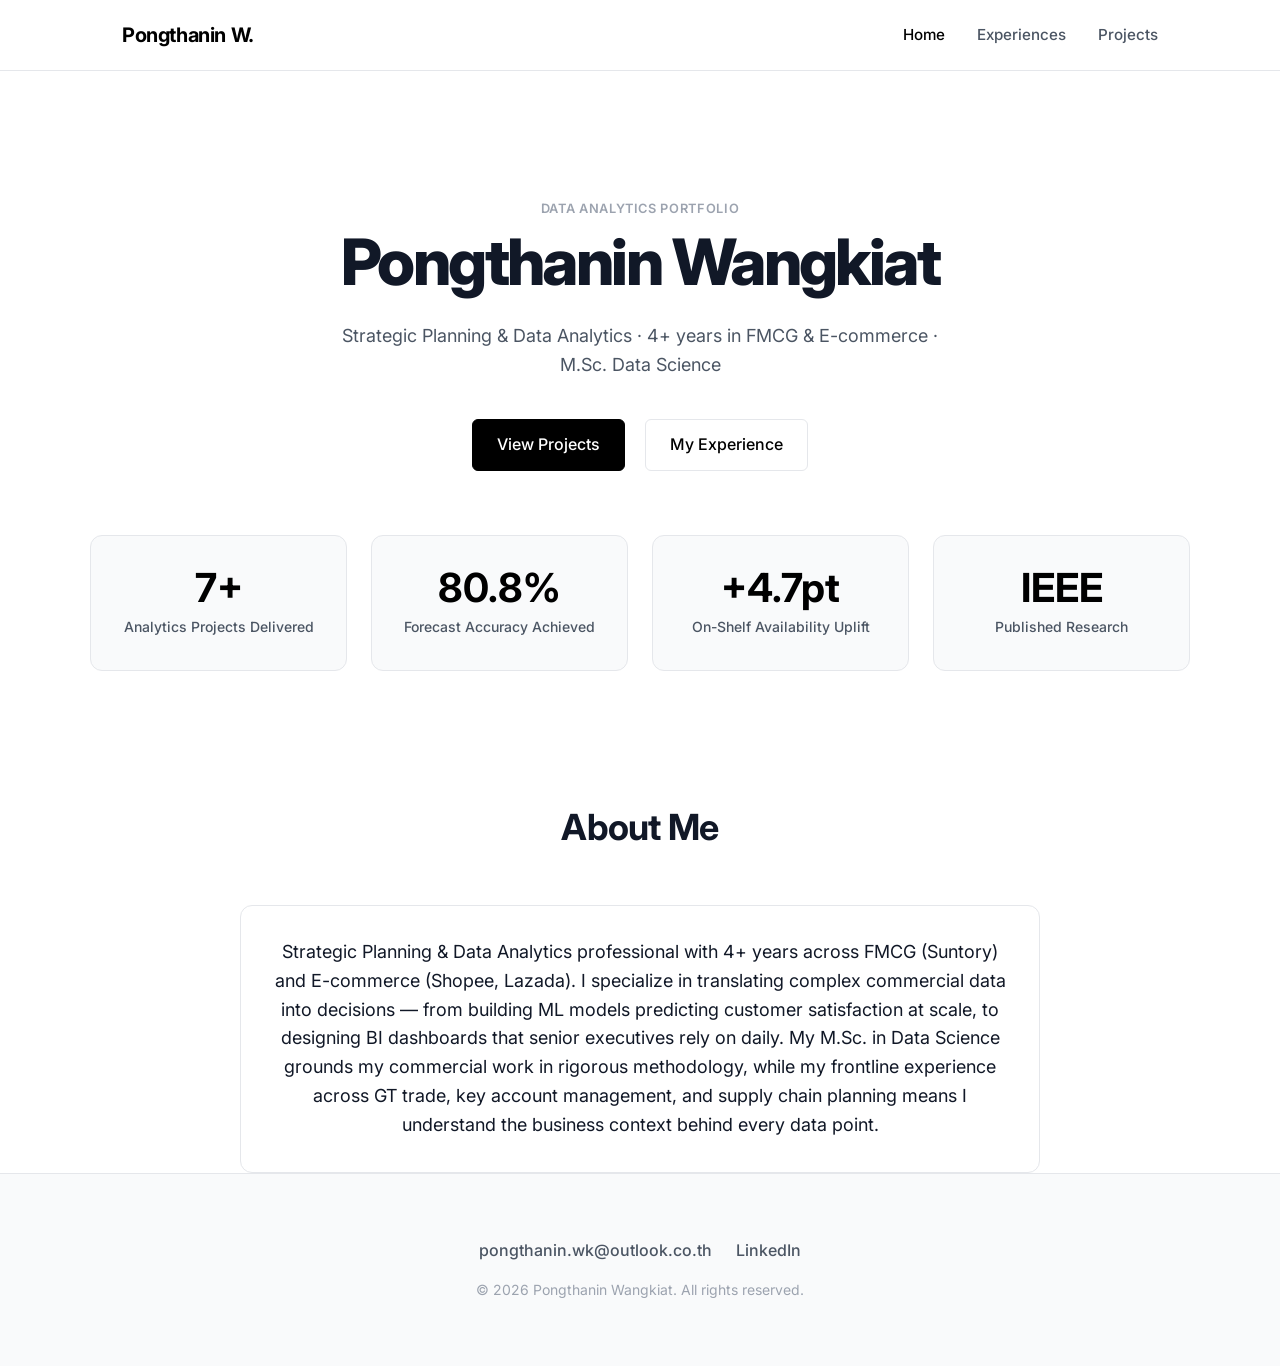
<file: index.html>
<!DOCTYPE html>
<html lang="en">
<head>
  <meta charset="UTF-8">
  <meta name="viewport" content="width=device-width, initial-scale=1.0">
  <title>Pongthanin Wangkiat — Data Analytics Portfolio</title>
  <link rel="stylesheet" href="style.css">
</head>
<body>
  
  <div id="header-container"></div>

  <main>
    <section class="hero container">
      <span class="section-tag">Data Analytics Portfolio</span>
      <h1>Pongthanin Wangkiat</h1>
      <p>Strategic Planning & Data Analytics · 4+ years in FMCG & E-commerce · M.Sc. Data Science</p>
      
      <div class="mt-4">
        <a href="projects.html" class="btn btn-primary">View Projects</a>
        <a href="experiences.html" class="btn btn-outline" style="margin-left: 1rem;">My Experience</a>
      </div>

      <div class="stats-grid">
        <div class="stat-box">
          <div class="stat-num">7+</div>
          <div class="stat-label">Analytics Projects Delivered</div>
        </div>
        <div class="stat-box">
          <div class="stat-num">80.8%</div>
          <div class="stat-label">Forecast Accuracy Achieved</div>
        </div>
        <div class="stat-box">
          <div class="stat-num">+4.7pt</div>
          <div class="stat-label">On-Shelf Availability Uplift</div>
        </div>
        <div class="stat-box">
          <div class="stat-num">IEEE</div>
          <div class="stat-label">Published Research</div>
        </div>
      </div>
    </section>

    <!-- Short Bio / Intro Section -->
    <section class="container" style="padding-top: 0;">
      <h2 class="section-title text-center">About Me</h2>
      <div class="card" style="max-width: 800px; margin: 0 auto; text-align: center;">
        <p class="text-secondary" style="font-size: 1.125rem;">
          Strategic Planning & Data Analytics professional with 4+ years across FMCG (Suntory) and E-commerce (Shopee, Lazada). I specialize in translating complex commercial data into decisions — from building ML models predicting customer satisfaction at scale, to designing BI dashboards that senior executives rely on daily. My M.Sc. in Data Science grounds my commercial work in rigorous methodology, while my frontline experience across GT trade, key account management, and supply chain planning means I understand the business context behind every data point.
        </p>
      </div>
    </section>
  </main>

  <div id="footer-container"></div>

  <script src="script.js"></script>
</body>
</html>
</file>
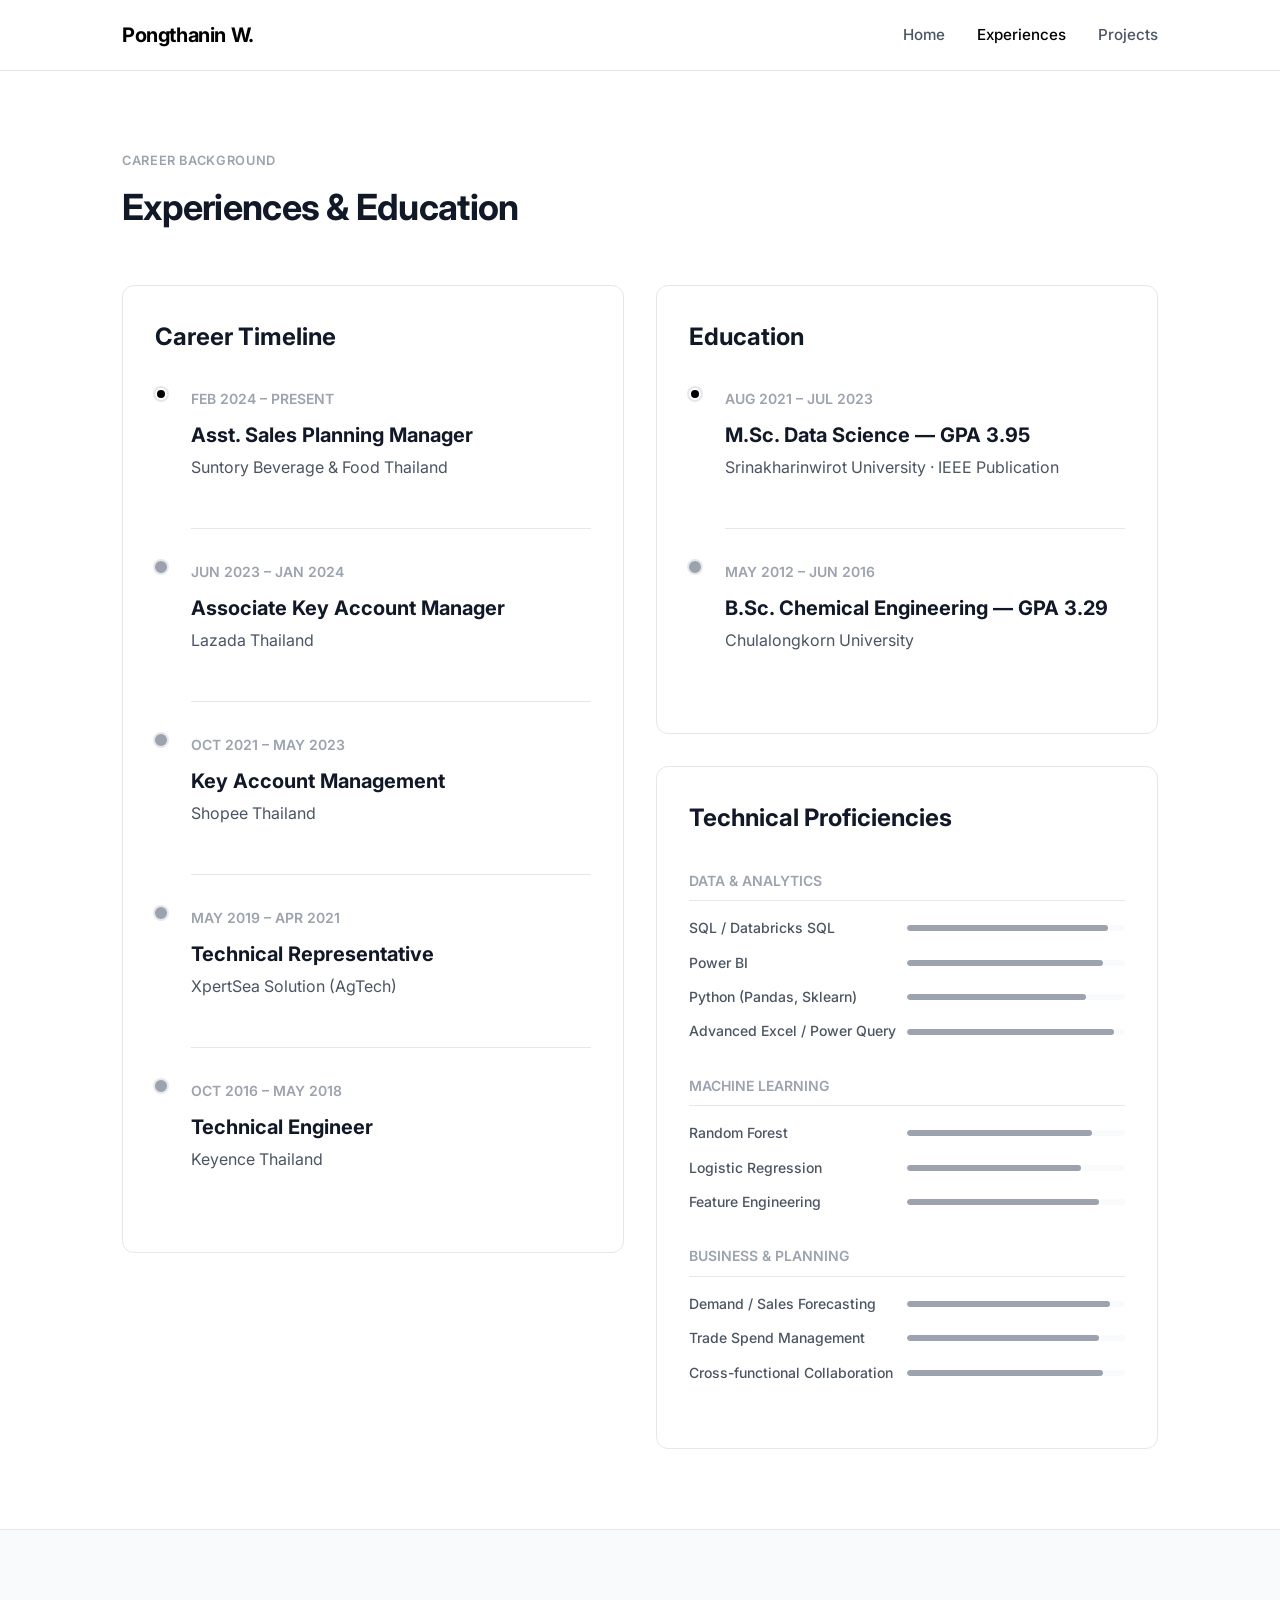
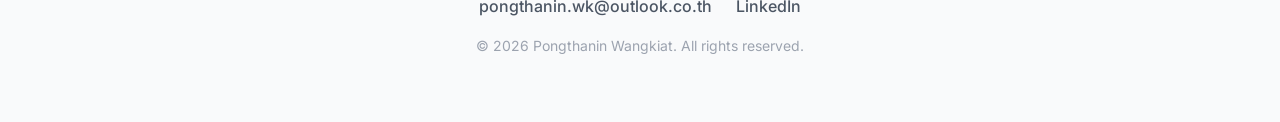
<file: experiences.html>
<!DOCTYPE html>
<html lang="en">
<head>
  <meta charset="UTF-8">
  <meta name="viewport" content="width=device-width, initial-scale=1.0">
  <title>Experiences — Pongthanin Wangkiat</title>
  <link rel="stylesheet" href="style.css">
</head>
<body>
  
  <div id="header-container"></div>

  <main class="container">
    <section>
      <span class="section-tag">Career Background</span>
      <h1 class="section-title">Experiences & Education</h1>
      
      <div class="grid" style="grid-template-columns: repeat(auto-fit, minmax(400px, 1fr)); align-items: start;">
        
        <!-- Timeline -->
        <div class="card">
          <h2 style="font-size: 1.5rem; margin-bottom: 2rem; font-weight: 700;">Career Timeline</h2>
          <div class="timeline">
            
            <div class="timeline-item">
              <div class="timeline-line"><div class="timeline-dot"></div></div>
              <div class="timeline-content">
                <div class="timeline-date">FEB 2024 – PRESENT</div>
                <div class="timeline-title">Asst. Sales Planning Manager</div>
                <div class="timeline-org">Suntory Beverage & Food Thailand</div>
              </div>
            </div>

            <div class="timeline-item">
              <div class="timeline-line"><div class="timeline-dot" style="background:var(--text-muted); border-color:var(--text-muted);"></div></div>
              <div class="timeline-content">
                <div class="timeline-date">JUN 2023 – JAN 2024</div>
                <div class="timeline-title">Associate Key Account Manager</div>
                <div class="timeline-org">Lazada Thailand</div>
              </div>
            </div>

            <div class="timeline-item">
              <div class="timeline-line"><div class="timeline-dot" style="background:var(--text-muted); border-color:var(--text-muted);"></div></div>
              <div class="timeline-content">
                <div class="timeline-date">OCT 2021 – MAY 2023</div>
                <div class="timeline-title">Key Account Management</div>
                <div class="timeline-org">Shopee Thailand</div>
              </div>
            </div>

            <div class="timeline-item">
              <div class="timeline-line"><div class="timeline-dot" style="background:var(--text-muted); border-color:var(--text-muted);"></div></div>
              <div class="timeline-content">
                <div class="timeline-date">MAY 2019 – APR 2021</div>
                <div class="timeline-title">Technical Representative</div>
                <div class="timeline-org">XpertSea Solution (AgTech)</div>
              </div>
            </div>

            <div class="timeline-item">
              <div class="timeline-line"><div class="timeline-dot" style="background:var(--text-muted); border-color:var(--text-muted);"></div></div>
              <div class="timeline-content">
                <div class="timeline-date">OCT 2016 – MAY 2018</div>
                <div class="timeline-title">Technical Engineer</div>
                <div class="timeline-org">Keyence Thailand</div>
              </div>
            </div>

          </div>
        </div>

        <div>
          <!-- Education -->
          <div class="card mb-8">
            <h2 style="font-size: 1.5rem; margin-bottom: 2rem; font-weight: 700;">Education</h2>
            <div class="timeline">
              <div class="timeline-item">
                <div class="timeline-line"><div class="timeline-dot"></div></div>
                <div class="timeline-content">
                  <div class="timeline-date">AUG 2021 – JUL 2023</div>
                  <div class="timeline-title">M.Sc. Data Science — GPA 3.95</div>
                  <div class="timeline-org">Srinakharinwirot University · IEEE Publication</div>
                </div>
              </div>

              <div class="timeline-item">
                <div class="timeline-line"><div class="timeline-dot" style="background:var(--text-muted); border-color:var(--text-muted);"></div></div>
                <div class="timeline-content">
                  <div class="timeline-date">MAY 2012 – JUN 2016</div>
                  <div class="timeline-title">B.Sc. Chemical Engineering — GPA 3.29</div>
                  <div class="timeline-org">Chulalongkorn University</div>
                </div>
              </div>
            </div>
          </div>

          <!-- Skills -->
          <div class="card">
            <h2 style="font-size: 1.5rem; margin-bottom: 2rem; font-weight: 700;">Technical Proficiencies</h2>
            
            <div class="skill-group">
              <div class="skill-category">Data & Analytics</div>
              <div class="skill-row"><span class="skill-name">SQL / Databricks SQL</span><div class="skill-bar-wrapper"><div class="skill-bar-fill" style="width: 92%;"></div></div></div>
              <div class="skill-row"><span class="skill-name">Power BI</span><div class="skill-bar-wrapper"><div class="skill-bar-fill" style="width: 90%;"></div></div></div>
              <div class="skill-row"><span class="skill-name">Python (Pandas, Sklearn)</span><div class="skill-bar-wrapper"><div class="skill-bar-fill" style="width: 82%;"></div></div></div>
              <div class="skill-row"><span class="skill-name">Advanced Excel / Power Query</span><div class="skill-bar-wrapper"><div class="skill-bar-fill" style="width: 95%;"></div></div></div>
            </div>

            <div class="skill-group">
              <div class="skill-category">Machine Learning</div>
              <div class="skill-row"><span class="skill-name">Random Forest</span><div class="skill-bar-wrapper"><div class="skill-bar-fill" style="width: 85%;"></div></div></div>
              <div class="skill-row"><span class="skill-name">Logistic Regression</span><div class="skill-bar-wrapper"><div class="skill-bar-fill" style="width: 80%;"></div></div></div>
              <div class="skill-row"><span class="skill-name">Feature Engineering</span><div class="skill-bar-wrapper"><div class="skill-bar-fill" style="width: 88%;"></div></div></div>
            </div>

            <div class="skill-group">
              <div class="skill-category">Business & Planning</div>
              <div class="skill-row"><span class="skill-name">Demand / Sales Forecasting</span><div class="skill-bar-wrapper"><div class="skill-bar-fill" style="width: 93%;"></div></div></div>
              <div class="skill-row"><span class="skill-name">Trade Spend Management</span><div class="skill-bar-wrapper"><div class="skill-bar-fill" style="width: 88%;"></div></div></div>
              <div class="skill-row"><span class="skill-name">Cross-functional Collaboration</span><div class="skill-bar-wrapper"><div class="skill-bar-fill" style="width: 90%;"></div></div></div>
            </div>

          </div>
        </div>

      </div>
    </section>
  </main>

  <div id="footer-container"></div>

  <script src="script.js"></script>
</body>
</html>
</file>
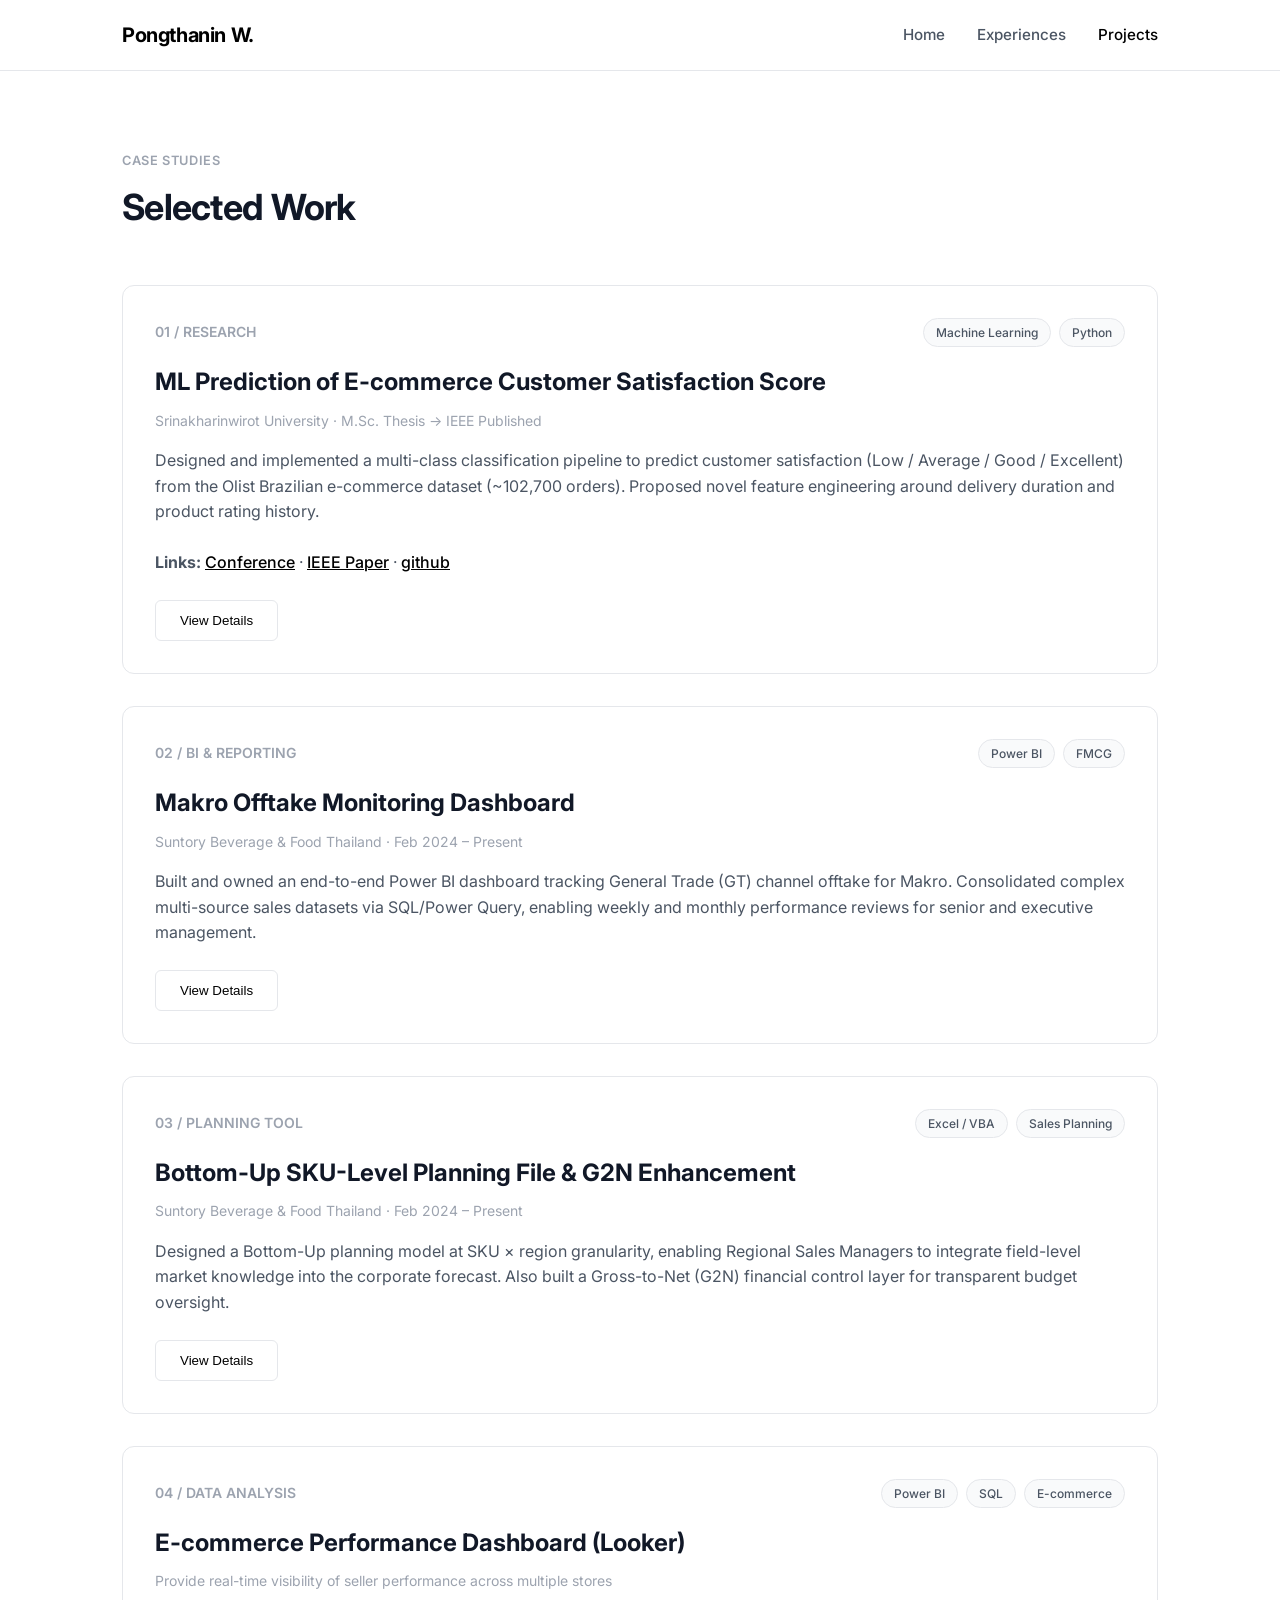
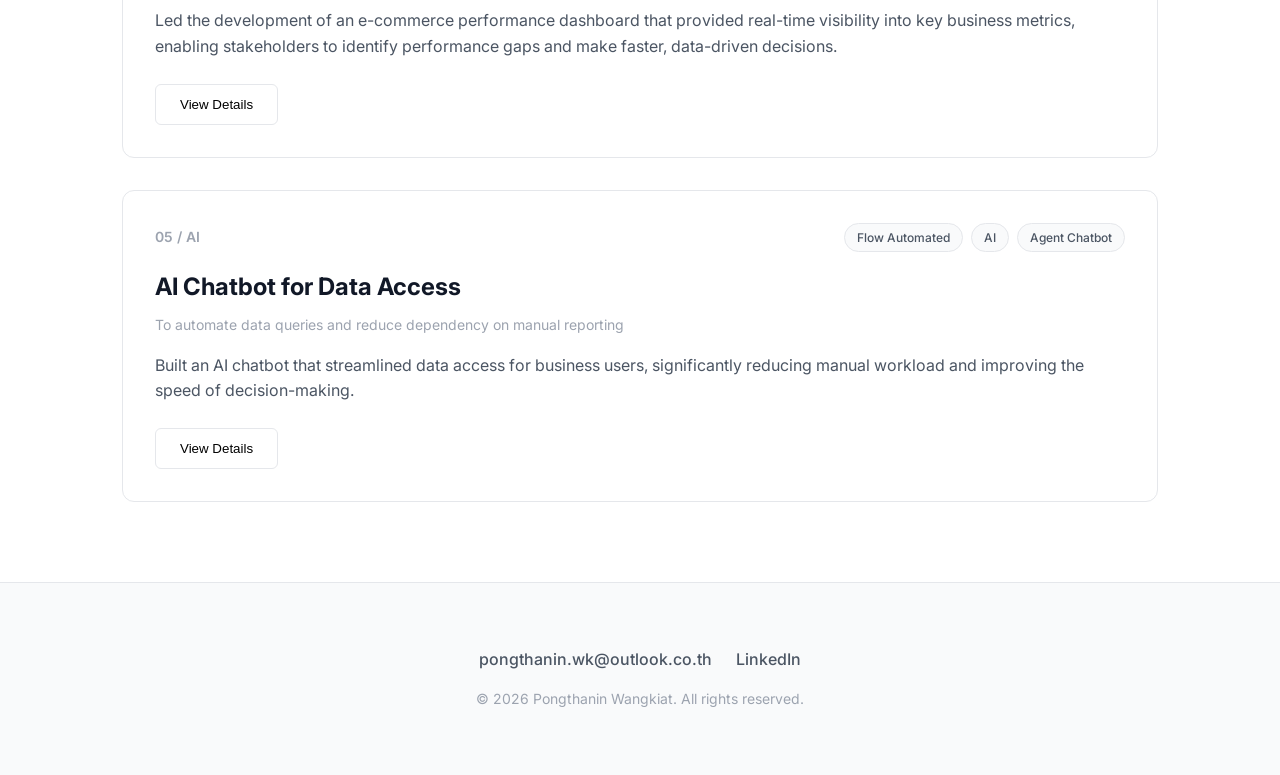
<file: projects.html>
<!DOCTYPE html>
<html lang="en">

<head>
  <meta charset="UTF-8">
  <meta name="viewport" content="width=device-width, initial-scale=1.0">
  <title>Projects — Pongthanin Wangkiat</title>
  <link rel="stylesheet" href="style.css">
  <style>
    /* Expand/Collapse specific to this page */
    .card-detail {
      display: none;
      border-top: 1px solid var(--border-color);
      padding-top: 1.5rem;
      margin-top: 1.5rem;
      animation: fadeDown 0.3s ease;
    }

    .card-detail.open {
      display: block;
    }

    @keyframes fadeDown {
      from {
        opacity: 0;
        transform: translateY(-10px);
      }

      to {
        opacity: 1;
        transform: translateY(0);
      }
    }
  </style>
</head>

<body>

  <div id="header-container"></div>

  <main class="container">
    <section>
      <span class="section-tag">Case Studies</span>
      <h1 class="section-title">Selected Work</h1>

      <div class="grid">

        <!-- PROJECT 1 -->
        <div class="card">
          <div class="project-meta">
            <span class="project-number">01 / RESEARCH</span>
            <div class="project-tags">
              <span class="tag">Machine Learning</span>
              <span class="tag">Python</span>
            </div>
          </div>
          <h2 class="project-title">ML Prediction of E-commerce Customer Satisfaction Score</h2>
          <div class="project-subtitle">Srinakharinwirot University · M.Sc. Thesis → IEEE Published</div>
          <p class="project-desc">
            Designed and implemented a multi-class classification pipeline to predict customer satisfaction (Low /
            Average / Good / Excellent) from the Olist Brazilian e-commerce dataset (~102,700 orders). Proposed novel
            feature engineering around delivery duration and product rating history.
            <br><br>
            <strong>Links:</strong>
            <a href="https://icbir.tni.ac.th/2023/" target="_blank"
              style="color: var(--accent-color); font-weight: 500; text-decoration: underline;">Conference</a> ·
            <a href="https://ieeexplore.ieee.org/document/10147542/metrics#metrics" target="_blank"
              style="color: var(--accent-color); font-weight: 500; text-decoration: underline;">IEEE Paper</a> ·
            <a href="https://github.com/PongNin/Final-master-project" target="_blank"
              style="color: var(--accent-color); font-weight: 500; text-decoration: underline;">github</a>
          </p>
          <button class="btn btn-outline" onclick="toggleProject(this)">View Details</button>

          <div class="card-detail">
            <!-- Browser Mockup Dashboard Screenshot Placeholder -->
            <div class="project-metrics">
              <div>
                <div class="metric-label">Best Model — RF Macro F1</div>
                <div class="metric-val">0.32</div>
              </div>
              <div>
                <div class="metric-label">RF Recall — Low Class</div>
                <div class="metric-val">0.43</div>
              </div>
              <div>
                <div class="metric-label">Dataset Size</div>
                <div class="metric-val">102K</div>
              </div>
            </div>
            <ul class="bullet-list">
              <li>Engineered delivery performance, seller & product rating mean/SD features from scratch — top 4
                features in RF importance ranking</li>
              <li>Compared RF, K-NN, and Logistic Regression against a baseline (average product rating) — RF
                outperformed all in every metric</li>
              <li>Applied SMOTE oversampling + RandomUnderSampler + GridSearchCV (StratifiedKFold n=5) to handle severe
                class imbalance</li>
              <li>Prevented data leakage by computing rating features on train set only, then mapping to test set by
                seller/product ID</li>
              <li>Published in IEEE; research cited as evidence that delivery duration + rating score are primary
                satisfaction drivers</li>
            </ul>
          </div>
        </div>

        <!-- PROJECT 2 -->
        <div class="card">
          <div class="project-meta">
            <span class="project-number">02 / BI & REPORTING</span>
            <div class="project-tags">
              <span class="tag">Power BI</span>
              <span class="tag">FMCG</span>
            </div>
          </div>
          <h2 class="project-title">Makro Offtake Monitoring Dashboard</h2>
          <div class="project-subtitle">Suntory Beverage & Food Thailand · Feb 2024 – Present</div>
          <p class="project-desc">
            Built and owned an end-to-end Power BI dashboard tracking General Trade (GT) channel offtake for Makro.
            Consolidated complex multi-source sales datasets via SQL/Power Query, enabling weekly and monthly
            performance reviews for senior and executive management.
          </p>
          <button class="btn btn-outline" onclick="toggleProject(this)">View Details</button>

          <div class="card-detail">
            <!-- Browser Mockup Dashboard Screenshot Placeholder -->
            <div class="browser-mockup">
              <div class="browser-header">
                <div class="browser-dot close"></div>
                <div class="browser-dot minify"></div>
                <div class="browser-dot expand"></div>
                <div class="browser-address-bar">portfolio.local/makro-offtake-dashboard</div>
              </div>
              <div class="browser-content">
                <div class="image-placeholder">
                  <img src="A1.jpg" alt="Bi report dashboard">
                </div>
              </div>
            </div>
            <div class="project-metrics">
              <div>
                <div class="metric-label">Forecast Accuracy (Lag 3)</div>
                <div class="metric-val">80.8%</div>
              </div>
              <div>
                <div class="metric-label">Forecast Bias</div>
                <div class="metric-val">−0.94%</div>
              </div>
              <div>
                <div class="metric-label">OSA Improvement</div>
                <div class="metric-val">+4.7pt</div>
              </div>
            </div>
            <ul class="bullet-list">
              <li>Automated pipelines to replace manual Excel consolidation, reducing data preparation
                time significantly</li>
              <li>Dashboard used by Regional Sales Managers to identify offtake gaps and adjust promotional spend in
                near real-time</li>
              <li>Integrated forecast accuracy and bias KPIs aligned to the 365 promotion calendar and corporate targets
              </li>
              <li>Bridged sales forecasting with supply chain planning, directly lifting On-Shelf Availability by 4.7
                percentage points</li>
            </ul>
          </div>
        </div>

        <!-- PROJECT 3 -->
        <div class="card">
          <div class="project-meta">
            <span class="project-number">03 / PLANNING TOOL</span>
            <div class="project-tags">
              <span class="tag">Excel / VBA</span>
              <span class="tag">Sales Planning</span>
            </div>
          </div>
          <h2 class="project-title">Bottom-Up SKU-Level Planning File & G2N Enhancement</h2>
          <div class="project-subtitle">Suntory Beverage & Food Thailand · Feb 2024 – Present</div>
          <p class="project-desc">
            Designed a Bottom-Up planning model at SKU × region granularity, enabling Regional Sales Managers to
            integrate field-level market knowledge into the corporate forecast. Also built a Gross-to-Net (G2N)
            financial control layer for transparent budget oversight.
          </p>
          <button class="btn btn-outline" onclick="toggleProject(this)">View Details</button>

          <div class="card-detail">
            <!-- Browser Mockup Dashboard Screenshot Placeholder -->
            <div class="browser-mockup">
              <div class="browser-header">
                <div class="browser-dot close"></div>
                <div class="browser-dot minify"></div>
                <div class="browser-dot expand"></div>
                <div class="browser-address-bar">portfolio.local/sku-planning-tool</div>
              </div>
              <div class="browser-content">
                <div class="image-placeholder">
                  <img src="A3.jpg" alt="Sales performance dashboard">
                </div>
              </div>
            </div>
            <div class="project-metrics">
              <div>
                <div class="metric-label">Scope</div>
                <div class="metric-val">7+</div>
              </div>
              <div>
                <div class="metric-label">Award</div>
                <div class="metric-val">Q3 '24</div>
              </div>
            </div>
            <ul class="bullet-list">
              <li>Replaced manual multi-step Excel processes used by Regional Managers with a structured,
                error-resistant planning file</li>
              <li>G2N enhancement provided CFO-level visibility into trade spend, promotional discounts, and net revenue
                by account</li>
              <li>Standardized the annual and monthly planning cycle cadence across the entire GT commercial team</li>
              <li>Won Best Head Office Support award (Sales Operations & Capability department, Q3 2024) for impact
                delivered</li>
            </ul>
          </div>
        </div>

        <!-- PROJECT 4 -->
        <div class="card">
          <div class="project-meta">
            <span class="project-number">04 / DATA ANALYSIS</span>
            <div class="project-tags">
              <span class="tag">Power BI</span>
              <span class="tag">SQL</span>
              <span class="tag">E-commerce</span>
            </div>
          </div>
          <h2 class="project-title">E-commerce Performance Dashboard (Looker)</h2>
          <div class="project-subtitle">Provide real-time visibility of seller performance across multiple stores</div>
          <p class="project-desc">
            Led the development of an e-commerce performance dashboard that provided real-time visibility into key
            business metrics,
            enabling stakeholders to identify performance gaps and make faster, data-driven decisions.
          </p>
          <button class="btn btn-outline" onclick="toggleProject(this)">View Details</button>

          <div class="card-detail">
            <!-- Browser Mockup Dashboard Screenshot Placeholder -->
            <div class="browser-mockup">
              <div class="browser-header">
                <div class="browser-dot close"></div>
                <div class="browser-dot minify"></div>
                <div class="browser-dot expand"></div>
                <div class="browser-address-bar">portfolio.local/E-commerce (side project)</div>
              </div>
              <div class="browser-content">
                <div class="image-placeholder">
                  <img src="A4.jpg" alt="Overview shop performance">
                </div>
                <div class="image-placeholder">
                  <img src="A5.jpg" alt="Product performance">
                </div>
              </div>
            </div>
            <div class="project-metrics">
              <div>
                <div class="metric-label">Project transition</div>
                <div class="metric-val">Move from excel to BigQuery</div>
              </div>
              <div>
                <div class="metric-label">Overall performance consolidate</div>
                <div class="metric-val">+10 shops</div>
              </div>              
            </div>
            <ul class="bullet-list">
              <li>KPI tracking: GMV, Orders, Conversion Rate, AOV</li>
              <li>Performance breakdown by category and seller</li>
              <li>Enabled faster identification of underperforming sellers</li>
              <li>Supported campaign and budget optimization decisions</li>
              <li>Reduced manual reporting workload</li>
            </ul>
          </div>
        </div>

        <!-- PROJECT 5 -->
        <div class="card">
          <div class="project-meta">
            <span class="project-number">05 / AI</span>
            <div class="project-tags">
              <span class="tag">Flow Automated</span>
              <span class="tag">AI</span>
              <span class="tag">Agent Chatbot</span>
            </div>
          </div>
          <h2 class="project-title">AI Chatbot for Data Access</h2>
          <div class="project-subtitle">To automate data queries and reduce dependency on manual reporting</div>
          <p class="project-desc">
            Built an AI chatbot that streamlined data access for business users, significantly reducing manual workload
            and improving the speed of decision-making.
          </p>
          <button class="btn btn-outline" onclick="toggleProject(this)">View Details</button>

          <div class="card-detail">
            <!-- Browser Mockup Dashboard Screenshot Placeholder -->
            <div class="browser-mockup">
              <div class="browser-header">
                <div class="browser-dot close"></div>
                <div class="browser-dot minify"></div>
                <div class="browser-dot expand"></div>
                <div class="browser-address-bar">portfolio.local/E-commerce (side project)</div>
              </div>
              <div class="browser-content">
                <div class="image-placeholder">
                  <img src="A6.jpg" alt="Real-time chatbot collector">
                </div>
                <div class="image-placeholder">
                  <img src="A7.jpg" alt="Automated update">
                </div>
              </div>
            </div>
            <div class="project-metrics">
              <div>
                <div class="metric-label">Real time collecting</div>
                <div class="metric-val">3000 Chat/day</div>
              </div>
              <div>
                <div class="metric-label">Weely reporting</div>
                <div class="metric-val">One time per week with graph</div>
              </div>
            </div>
            <ul class="bullet-list">
              <li>Natural language query for business users</li>
              <li>Integration with internal data sources</li>
              <li>Real-time response for key metrics</li>
              <li>Reduced manual reporting workload</li>
              <li>Improved speed of data access</li>
            </ul>
          </div>
        </div>
      </div>
    </section>
  </main>

  <div id="footer-container"></div>

  <script src="script.js"></script>
  <script>
    function toggleProject(btn) {
      const detail = btn.nextElementSibling;
      const isOpen = detail.classList.toggle('open');
      btn.textContent = isOpen ? 'Hide Details' : 'View Details';
    }
  </script>
</body>

</html>
</file>
<file: style.css>
@import url('https://fonts.googleapis.com/css2?family=Inter:wght@300;400;500;600;700&display=swap');

:root {
  --bg-color: #ffffff;
  --bg-secondary: #f9fafb;
  --text-primary: #111827;
  --text-secondary: #4b5563;
  --text-muted: #9ca3af;
  --border-color: #e5e7eb;
  --accent-color: #000000;
  --accent-hover: #374151;
  --shadow-sm: 0 1px 2px 0 rgba(0, 0, 0, 0.05);
  --shadow-md: 0 4px 6px -1px rgba(0, 0, 0, 0.1), 0 2px 4px -1px rgba(0, 0, 0, 0.06);
  --shadow-lg: 0 10px 15px -3px rgba(0, 0, 0, 0.1), 0 4px 6px -2px rgba(0, 0, 0, 0.05);
}

* {
  box-sizing: border-box;
  margin: 0;
  padding: 0;
}

body {
  font-family: 'Inter', sans-serif;
  background-color: var(--bg-color);
  color: var(--text-primary);
  line-height: 1.6;
  -webkit-font-smoothing: antialiased;
}

.container {
  max-width: 1100px;
  margin: 0 auto;
  padding: 0 2rem;
}

/* Header */
header {
  border-bottom: 1px solid var(--border-color);
  background-color: rgba(255, 255, 255, 0.9);
  backdrop-filter: blur(8px);
  position: sticky;
  top: 0;
  z-index: 100;
}

nav {
  display: flex;
  justify-content: space-between;
  align-items: center;
  height: 70px;
}

.logo {
  font-weight: 700;
  font-size: 1.25rem;
  text-decoration: none;
  color: var(--accent-color);
  letter-spacing: -0.02em;
}

.nav-links {
  display: flex;
  gap: 2rem;
}

.nav-links a {
  text-decoration: none;
  color: var(--text-secondary);
  font-weight: 500;
  font-size: 0.95rem;
  transition: color 0.2s ease;
}

.nav-links a:hover, .nav-links a.active {
  color: var(--accent-color);
}

/* Base Sections */
section {
  padding: 5rem 0;
}

.section-tag {
  font-size: 0.8rem;
  font-weight: 600;
  text-transform: uppercase;
  letter-spacing: 0.05em;
  color: var(--text-muted);
  margin-bottom: 0.5rem;
  display: block;
}

.section-title {
  font-size: 2.25rem;
  font-weight: 700;
  margin-bottom: 3rem;
  letter-spacing: -0.02em;
}

/* Cards & Layout */
.grid {
  display: grid;
  gap: 2rem;
}

.card {
  background-color: var(--bg-color);
  border: 1px solid var(--border-color);
  border-radius: 12px;
  padding: 2rem;
  transition: transform 0.2s ease, box-shadow 0.2s ease, border-color 0.2s ease;
}

.card:hover {
  transform: translateY(-4px);
  box-shadow: var(--shadow-md);
  border-color: var(--text-muted);
}

/* Utility */
.text-center { text-align: center; }
.mt-2 { margin-top: 0.5rem; }
.mt-4 { margin-top: 1rem; }
.mb-2 { margin-bottom: 0.5rem; }
.mb-4 { margin-bottom: 1rem; }
.mb-8 { margin-bottom: 2rem; }
.text-muted { color: var(--text-muted); }

/* Buttons & Tags */
.btn {
  display: inline-block;
  padding: 0.75rem 1.5rem;
  border-radius: 6px;
  font-weight: 500;
  text-decoration: none;
  transition: all 0.2s ease;
  cursor: pointer;
}

.btn-primary {
  background-color: var(--accent-color);
  color: #ffffff;
  border: 1px solid var(--accent-color);
}

.btn-primary:hover {
  background-color: var(--accent-hover);
  border-color: var(--accent-hover);
}

.btn-outline {
  background-color: transparent;
  color: var(--accent-color);
  border: 1px solid var(--border-color);
}

.btn-outline:hover {
  border-color: var(--accent-color);
  background-color: var(--bg-secondary);
}

.tag {
  display: inline-block;
  padding: 0.25rem 0.75rem;
  border-radius: 9999px;
  background-color: var(--bg-secondary);
  border: 1px solid var(--border-color);
  font-size: 0.75rem;
  font-weight: 500;
  color: var(--text-secondary);
}

/* Hero Section */
.hero {
  padding: 8rem 0;
  text-align: center;
}

.hero h1 {
  font-size: clamp(3rem, 5vw, 4.5rem);
  font-weight: 800;
  letter-spacing: -0.04em;
  margin-bottom: 1.5rem;
  line-height: 1.1;
}

.hero p {
  font-size: 1.125rem;
  color: var(--text-secondary);
  max-width: 600px;
  margin: 0 auto 2.5rem;
}

.stats-grid {
  display: grid;
  grid-template-columns: repeat(auto-fit, minmax(200px, 1fr));
  gap: 1.5rem;
  margin-top: 4rem;
}

.stat-box {
  padding: 2rem;
  background: var(--bg-secondary);
  border-radius: 12px;
  border: 1px solid var(--border-color);
  text-align: center;
}

.stat-num {
  font-size: 2.5rem;
  font-weight: 700;
  color: var(--accent-color);
  line-height: 1;
  margin-bottom: 0.5rem;
}

.stat-label {
  font-size: 0.875rem;
  color: var(--text-secondary);
  font-weight: 500;
}

/* Timeline & Experience */
.timeline {
  display: flex;
  flex-direction: column;
  gap: 2rem;
}

.timeline-item {
  display: flex;
  gap: 1.5rem;
}

.timeline-line {
  display: flex;
  flex-direction: column;
  align-items: center;
}

.timeline-dot {
  width: 12px;
  height: 12px;
  border-radius: 50%;
  background-color: var(--accent-color);
  border: 2px solid var(--bg-color);
  box-shadow: 0 0 0 2px var(--border-color);
}

.timeline-content {
  padding-bottom: 2rem;
  border-bottom: 1px solid var(--border-color);
  flex: 1;
}

.timeline-item:last-child .timeline-content {
  border-bottom: none;
}

.timeline-date {
  font-size: 0.875rem;
  font-weight: 600;
  color: var(--text-muted);
  margin-bottom: 0.5rem;
}

.timeline-title {
  font-size: 1.25rem;
  font-weight: 700;
  color: var(--text-primary);
  margin-bottom: 0.25rem;
}

.timeline-org {
  font-size: 1rem;
  color: var(--text-secondary);
  margin-bottom: 1rem;
}

.bullet-list {
  list-style-type: none;
}

.bullet-list li {
  position: relative;
  padding-left: 1.5rem;
  margin-bottom: 0.5rem;
  color: var(--text-secondary);
}

.bullet-list li::before {
  content: '→';
  position: absolute;
  left: 0;
  color: var(--text-muted);
}

/* Projects */
.project-meta {
  display: flex;
  align-items: center;
  justify-content: space-between;
  margin-bottom: 1rem;
}

.project-number {
  font-size: 0.875rem;
  font-weight: 600;
  color: var(--text-muted);
}

.project-tags {
  display: flex;
  gap: 0.5rem;
  flex-wrap: wrap;
}

.project-title {
  font-size: 1.5rem;
  font-weight: 700;
  margin-bottom: 0.5rem;
}

.project-subtitle {
  font-size: 0.875rem;
  color: var(--text-muted);
  margin-bottom: 1rem;
}

.project-desc {
  color: var(--text-secondary);
  margin-bottom: 1.5rem;
}

.project-metrics {
  display: grid;
  grid-template-columns: repeat(auto-fit, minmax(150px, 1fr));
  gap: 1rem;
  margin-bottom: 1.5rem;
  padding: 1rem;
  background: var(--bg-secondary);
  border-radius: 8px;
}

.metric-label {
  font-size: 0.75rem;
  text-transform: uppercase;
  color: var(--text-muted);
  letter-spacing: 0.05em;
  margin-bottom: 0.25rem;
}

.metric-val {
  font-size: 1.125rem;
  font-weight: 700;
  color: var(--accent-color);
}

/* Skills */
.skill-group {
  margin-bottom: 2rem;
}

.skill-category {
  font-size: 0.875rem;
  font-weight: 600;
  text-transform: uppercase;
  color: var(--text-muted);
  margin-bottom: 1rem;
  border-bottom: 1px solid var(--border-color);
  padding-bottom: 0.5rem;
}

.skill-row {
  display: flex;
  justify-content: space-between;
  align-items: center;
  margin-bottom: 0.75rem;
}

.skill-name {
  font-size: 0.875rem;
  font-weight: 500;
  color: var(--text-secondary);
}

.skill-bar-wrapper {
  width: 50%;
  height: 6px;
  background-color: var(--bg-secondary);
  border-radius: 9999px;
  overflow: hidden;
}

.skill-bar-fill {
  height: 100%;
  background-color: var(--text-muted);
  border-radius: 9999px;
  transition: width 1s ease-in-out;
}

/* Footer */
footer {
  padding: 4rem 0;
  border-top: 1px solid var(--border-color);
  background-color: var(--bg-secondary);
  color: var(--text-secondary);
  text-align: center;
}

.footer-content {
  display: flex;
  flex-direction: column;
  align-items: center;
  gap: 1rem;
}

.footer-social {
  display: flex;
  gap: 1.5rem;
}

.footer-social a {
  color: var(--text-secondary);
  text-decoration: none;
  font-weight: 500;
  transition: color 0.2s ease;
}

.footer-social a:hover {
  color: var(--accent-color);
}

/* Browser Mockup Framework */
.browser-mockup {
  border: 1px solid var(--border-color);
  border-radius: 8px;
  overflow: hidden;
  background-color: var(--bg-color);
  box-shadow: var(--shadow-sm);
  margin-top: 1.5rem;
  margin-bottom: 2rem;
  transition: transform 0.2s ease, box-shadow 0.2s ease;
}

.browser-mockup:hover {
  transform: translateY(-2px);
  box-shadow: var(--shadow-md);
}

.browser-header {
  background-color: var(--bg-secondary);
  border-bottom: 1px solid var(--border-color);
  padding: 0.75rem 1rem;
  display: flex;
  align-items: center;
  gap: 0.5rem;
}

.browser-dot {
  width: 12px;
  height: 12px;
  border-radius: 50%;
}

.browser-dot.close { background-color: #ff5f56; }
.browser-dot.minify { background-color: #ffbd2e; }
.browser-dot.expand { background-color: #27c93f; }

.browser-address-bar {
  flex: 1;
  background-color: var(--bg-color);
  border: 1px solid var(--border-color);
  border-radius: 6px;
  height: 28px;
  margin-left: 1rem;
  font-family: 'Inter', monospace;
  font-size: 0.75rem;
  color: var(--text-muted);
  display: flex;
  align-items: center;
  padding: 0 0.75rem;
}

.browser-content {
  display: block;
  width: 100%;
  background-color: var(--bg-secondary);
}

.browser-content img {
  width: 100%;
  height: auto;
  display: block;
  object-fit: cover;
}

.image-placeholder {
  width: 100%;
  aspect-ratio: 16/9;
  display: flex;
  flex-direction: column;
  align-items: center;
  justify-content: center;
  color: var(--text-muted);
  font-weight: 500;
  text-align: center;
  padding: 2rem;
  border: 2px dashed var(--border-color);
  border-radius: 0 0 8px 8px;
}
</file>
